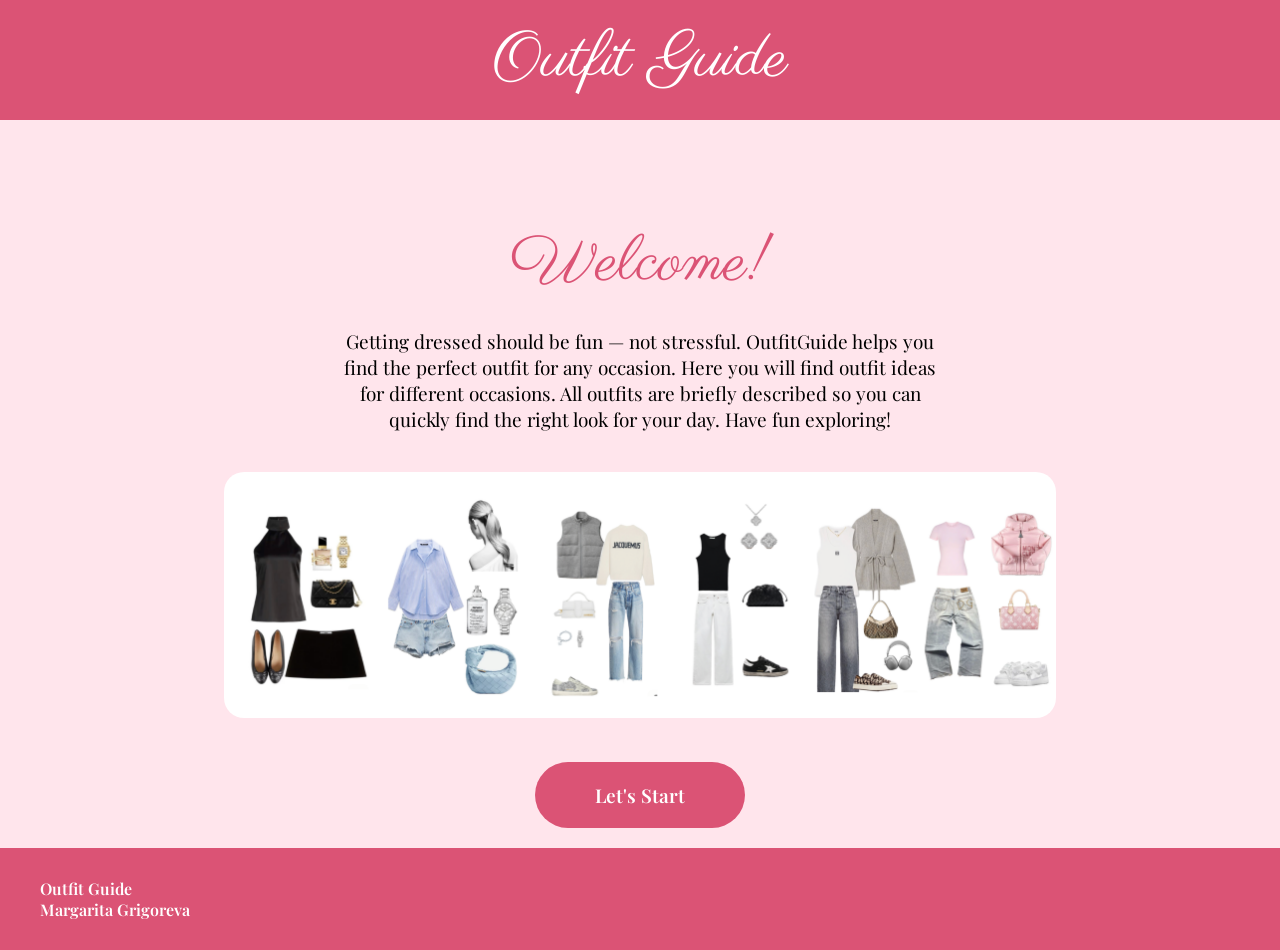
<file: index.html>
<!DOCTYPE html>
<html lang="en">
<head>
  <meta charset="utf-8">
  <meta name="viewport" content="width=device-width, initial-scale=1.0">
  <title>Outfit Guide</title>
  <link rel="stylesheet" href="css/style.css">
</head>
<body>

  <header>
    <div class="titel">
      <h1>Outfit Guide</h1>
    </div>
  </header>

<section class="welcome landing-welcome">
  <h2>Welcome!</h2>
  <p>
    Getting dressed should be fun — not stressful. 
    OutfitGuide helps you find the perfect outfit for any occasion. 
    Here you will find outfit ideas for different occasions.
    All outfits are briefly described so you can quickly find the right look for your day.
    Have fun exploring!
  </p>
  <img src="images/homepage.png" alt="Homepage Image" class="intro-img">
  <a href="explore.html" class="see-all">Let's Start</a>
</section>


  <footer>
    <strong>Outfit Guide</strong><br>
    <strong>Margarita Grigoreva</strong>
  </footer>
  <script src="js/main.js"></script>

</body>
</html>
</file>
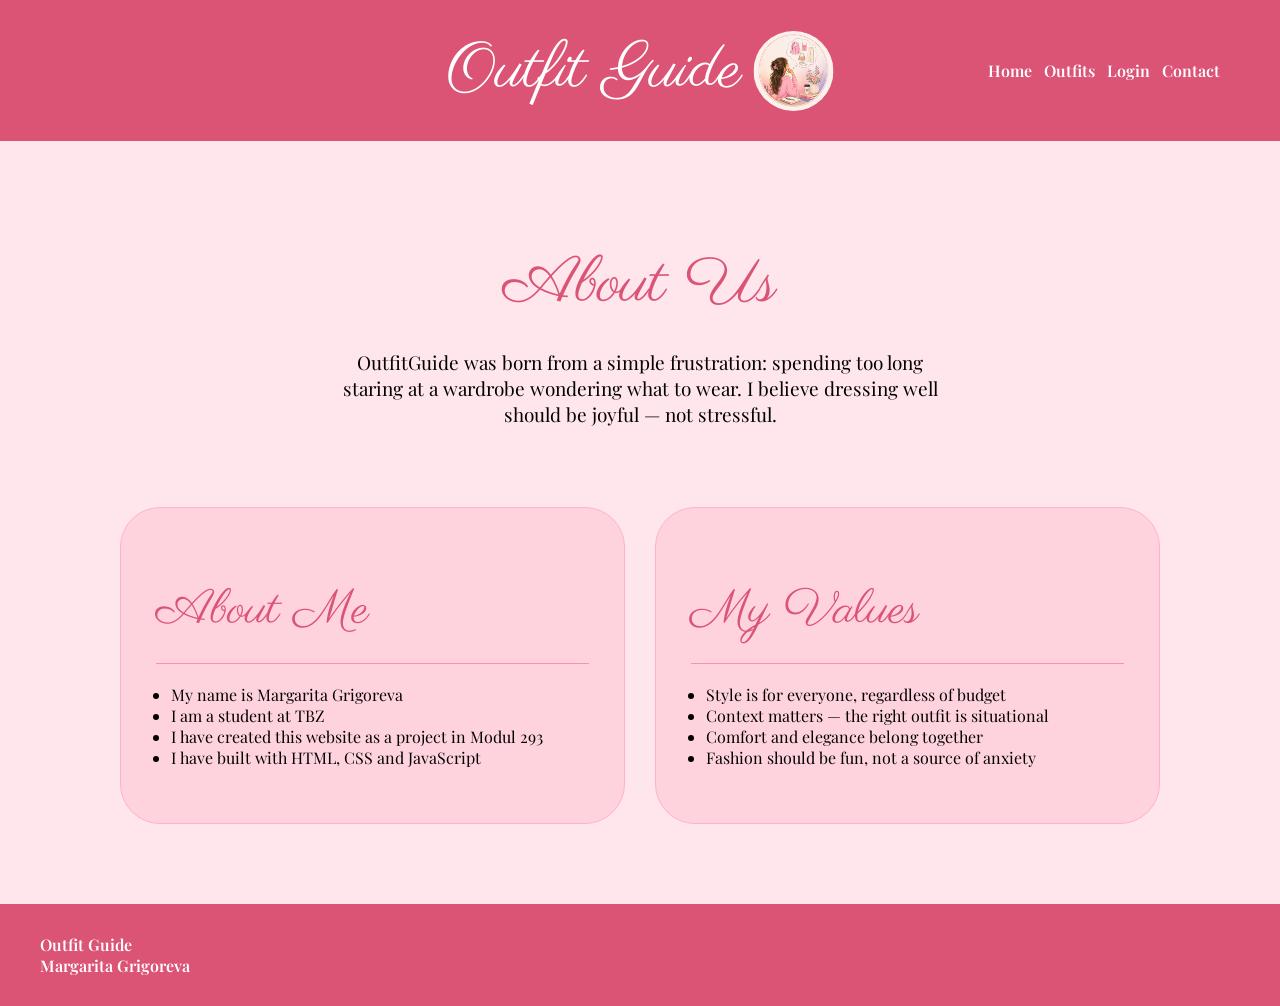
<file: about.html>
<!DOCTYPE html>
<html lang="en">
<head>
  <meta charset="utf-8">
  <meta name="viewport" content="width=device-width, initial-scale=1.0">
  <title>About — Outfit Guide</title>
  <link rel="stylesheet" href="css/style.css">
</head>
 
<body>

  <header>
    <div class="titel">
      <h1>Outfit Guide</h1>
      <img src="images/logo.png" alt="Outfit Guide Logo" class="logo-img"> 
    </div>
    <nav id="main-nav">
      <a href="index.html">Home</a>
      <a href="explore.html">Outfits</a>
      <a href="login.html">Login</a>
        <a href="contact.html">Contact</a>
    </nav>
    <button class="burger" onclick="toggleMenu()">
  <span></span>
  <span></span>
  <span></span>
</button>
  </header>


<section class="welcome landing-welcome">
    <h2>About Us</h2>
    <p>
      OutfitGuide was born from a simple frustration: spending too long staring at a wardrobe wondering what to wear. I believe dressing well should be joyful — not stressful.
    </p>
  </section>

  <main>

  <article>
  <div class="place-box">
    <div class="place-box-content">
      <h2>About Me</h2>
      <hr>
      <ul>
        <li>My name is Margarita Grigoreva</li>
        <li>I am a student at TBZ</li>
        <li>I have created this website as a project in Modul 293</li>
        <li>I have built with HTML, CSS and JavaScript</li>
      </ul>
    </div>
  </div>
</article>

    <article>
      <div class="place-box">
        <div class="place-box-content">
          <h2>My Values</h2>
          <hr>
          <ul>
            <li>Style is for everyone, regardless of budget</li>
            <li>Context matters — the right outfit is situational</li>
            <li>Comfort and elegance belong together</li>
            <li>Fashion should be fun, not a source of anxiety</li>
          </ul>
        </div>
      </div>
    </article>

  </main>

  <footer>
    <strong>Outfit Guide</strong><br>
    <strong>Margarita Grigoreva</strong>
  </footer>
<script src="js/main.js"></script>
</body>
</html>
</file>
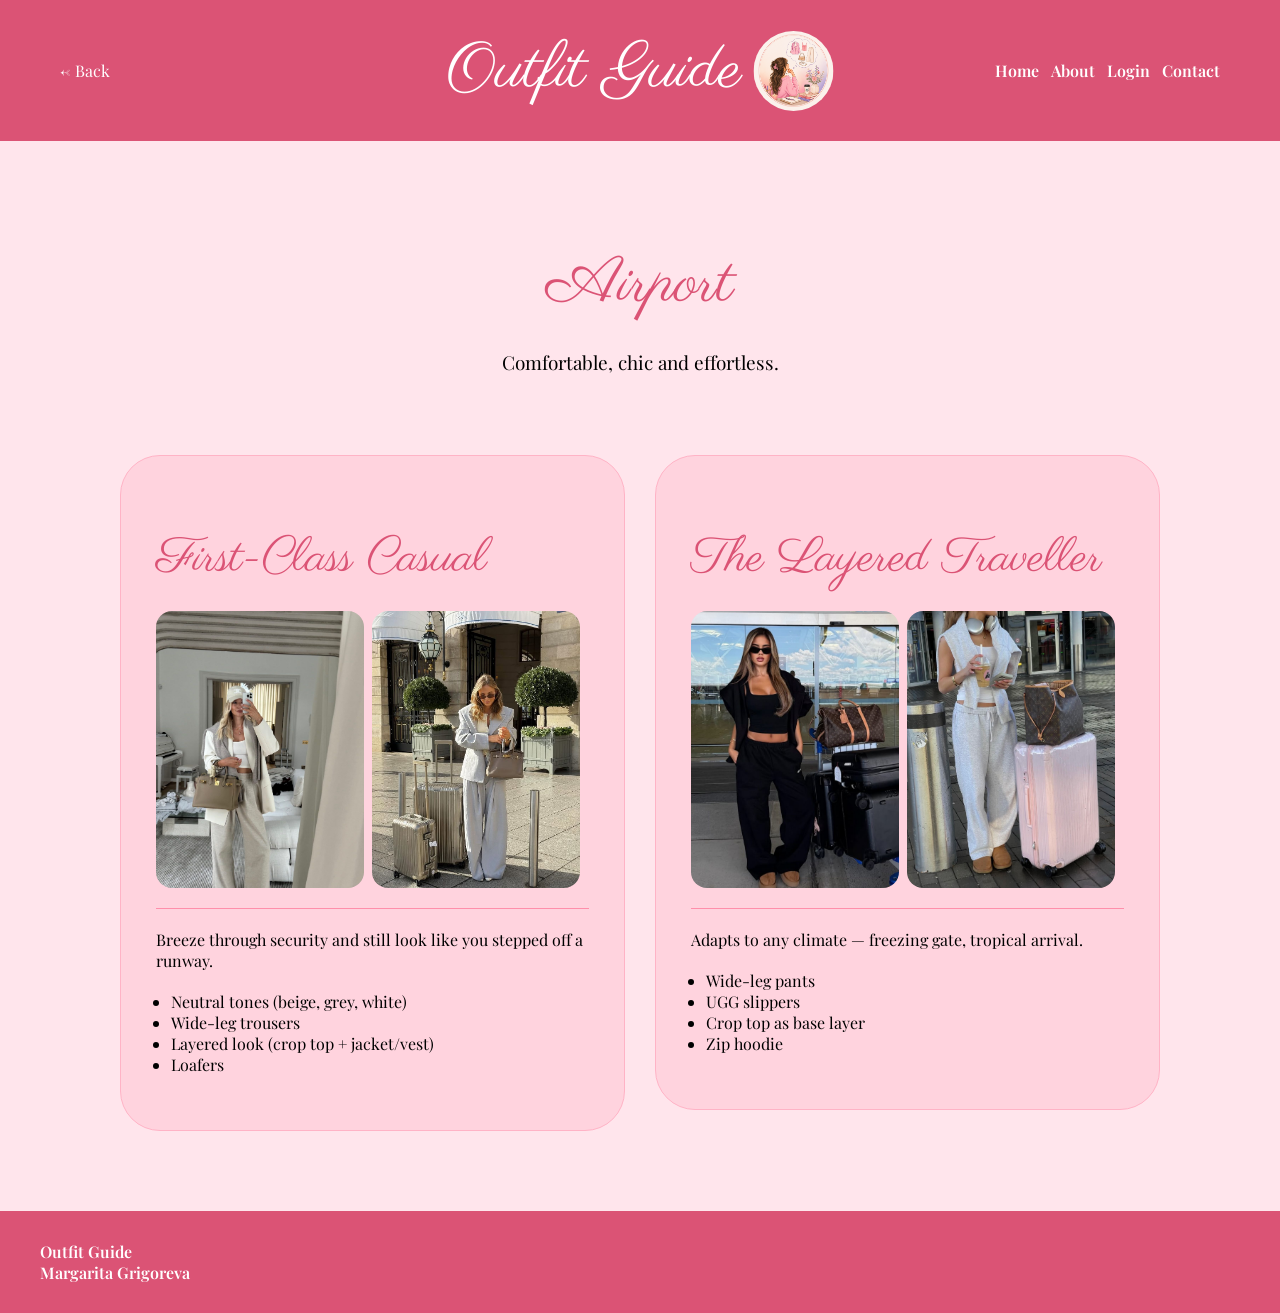
<file: airport.html>
<!DOCTYPE html>
<html lang="en">
<head>
  <meta charset="utf-8">
  <meta name="viewport" content="width=device-width, initial-scale=1.0">
  <title>Airport — Outfit Guide</title>
  <link rel="stylesheet" href="css/style.css">
</head>

<body>

  <header>
    <div class="arrow"><a href="explore.html">← Back</a></div>
    <div class="titel">
      <h1>Outfit Guide</h1>
      <img src="images/logo.png" alt="Outfit Guide Logo" class="logo-img"> 
    </div>
    <nav id="main-nav">
      <a href="index.html">Home</a>
      <a href="about.html">About</a>
      <a href="login.html">Login</a>
      <a href="contact.html">Contact</a>

    </nav>
    <button class="burger" onclick="toggleMenu()">
  <span></span>
  <span></span>
  <span></span>
</button>
  </header>

  <section class="welcome landing-welcome">
    <h2>Airport</h2>
    <p>Comfortable, chic and effortless.</p>
  </section>

  <main>

    <article>
      <div class="place-box">
        <div class="place-box-content">
          <h2>First-Class Casual</h2>
          <div class="image-row">
              <img src="images/airport_02.jpg" alt="Work Outfit 02">
              <img src="images/airport_2.2.jpg" alt="Work Outfit 2.2">
          </div>
          <hr>
          <p>Breeze through security and still look like you stepped off a runway.</p>
          <ul>
            <li>Neutral tones (beige, grey, white)</li>
            <li>Wide-leg trousers</li>
            <li>Layered look (crop top + jacket/vest)</li>
            <li>Loafers</li>
          </ul>
        </div>
      </div>
    </article>

    <article>
      <div class="place-box">
        <div class="place-box-content">
          <h2>The Layered Traveller</h2>
          <div class="image-row">
              <img src="images/airport_01.jpg" alt="Work Outfit 01">
              <img src="images/airport_1.2.jpg" alt="Work Outfit 1.2">
            </div>
          
          <hr>
          <p>Adapts to any climate — freezing gate, tropical arrival.</p>
          <ul>
            <li>Wide-leg pants</li>
            <li>UGG slippers</li>
            <li>Crop top as base layer</li>
            <li>Zip hoodie</li>
          </ul>
        </div>
      </div>
    </article>

  </main>

  <footer>
    <strong>Outfit Guide</strong><br>
    <strong>Margarita Grigoreva</strong>
  </footer>
<script src="js/main.js"></script>
</body>
</html>
</file>
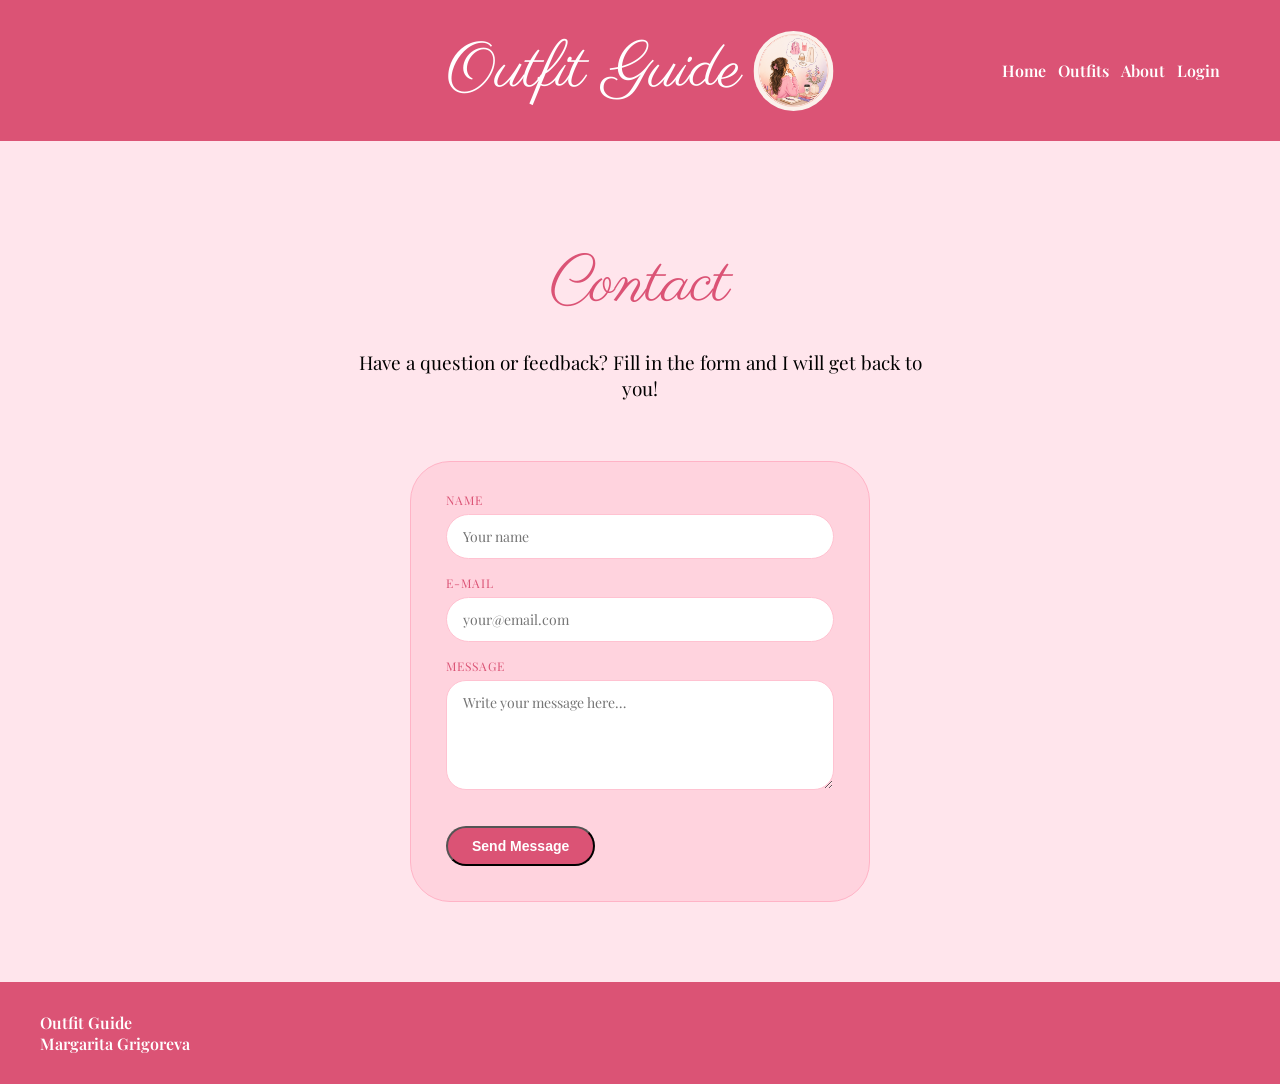
<file: contact.html>
<!DOCTYPE html>
<html lang="en">
<head>
  <meta charset="utf-8">
  <meta name="viewport" content="width=device-width, initial-scale=1.0">
  <title>Contact — Outfit Guide</title>
  <link rel="stylesheet" href="css/style.css">
</head>

<body>

  <header>
    <div class="titel">
      <h1>Outfit Guide</h1>
      <img src="images/logo.png" alt="Outfit Guide Logo" class="logo-img"> 
    </div>
    <nav id="main-nav">
      <a href="index.html">Home</a>
      <a href="explore.html">Outfits</a>
      <a href="about.html">About</a>
        <a href="login.html">Login</a>
    </nav>
    <button class="burger" onclick="toggleMenu()">
  <span></span>
  <span></span>
  <span></span>
</button>
  </header>

  <section class="welcome landing-welcome">
    <h2>Contact</h2>
    <p>Have a question or feedback? Fill in the form and I will get back to you!</p>
  </section>

  <main class="login-main">
    <div class="place-box login-box">

      <div class="form-group">
        <label>Name</label>
        <input type="text" placeholder="Your name" required />
      </div>

      <div class="form-group">
        <label>E-Mail</label>
        <input type="email" placeholder="your@email.com" required />
      </div>

      <div class="form-group">
        <label>Message</label>
        <textarea placeholder="Write your message here…" required></textarea>
      </div>

      <button class="see-all">Send Message</button>

    </div>
  </main>

  <footer>
    <strong>Outfit Guide</strong><br>
    <strong>Margarita Grigoreva</strong>
  </footer>
  <script src="js/main.js"></script>

</body>
</html>
</file>
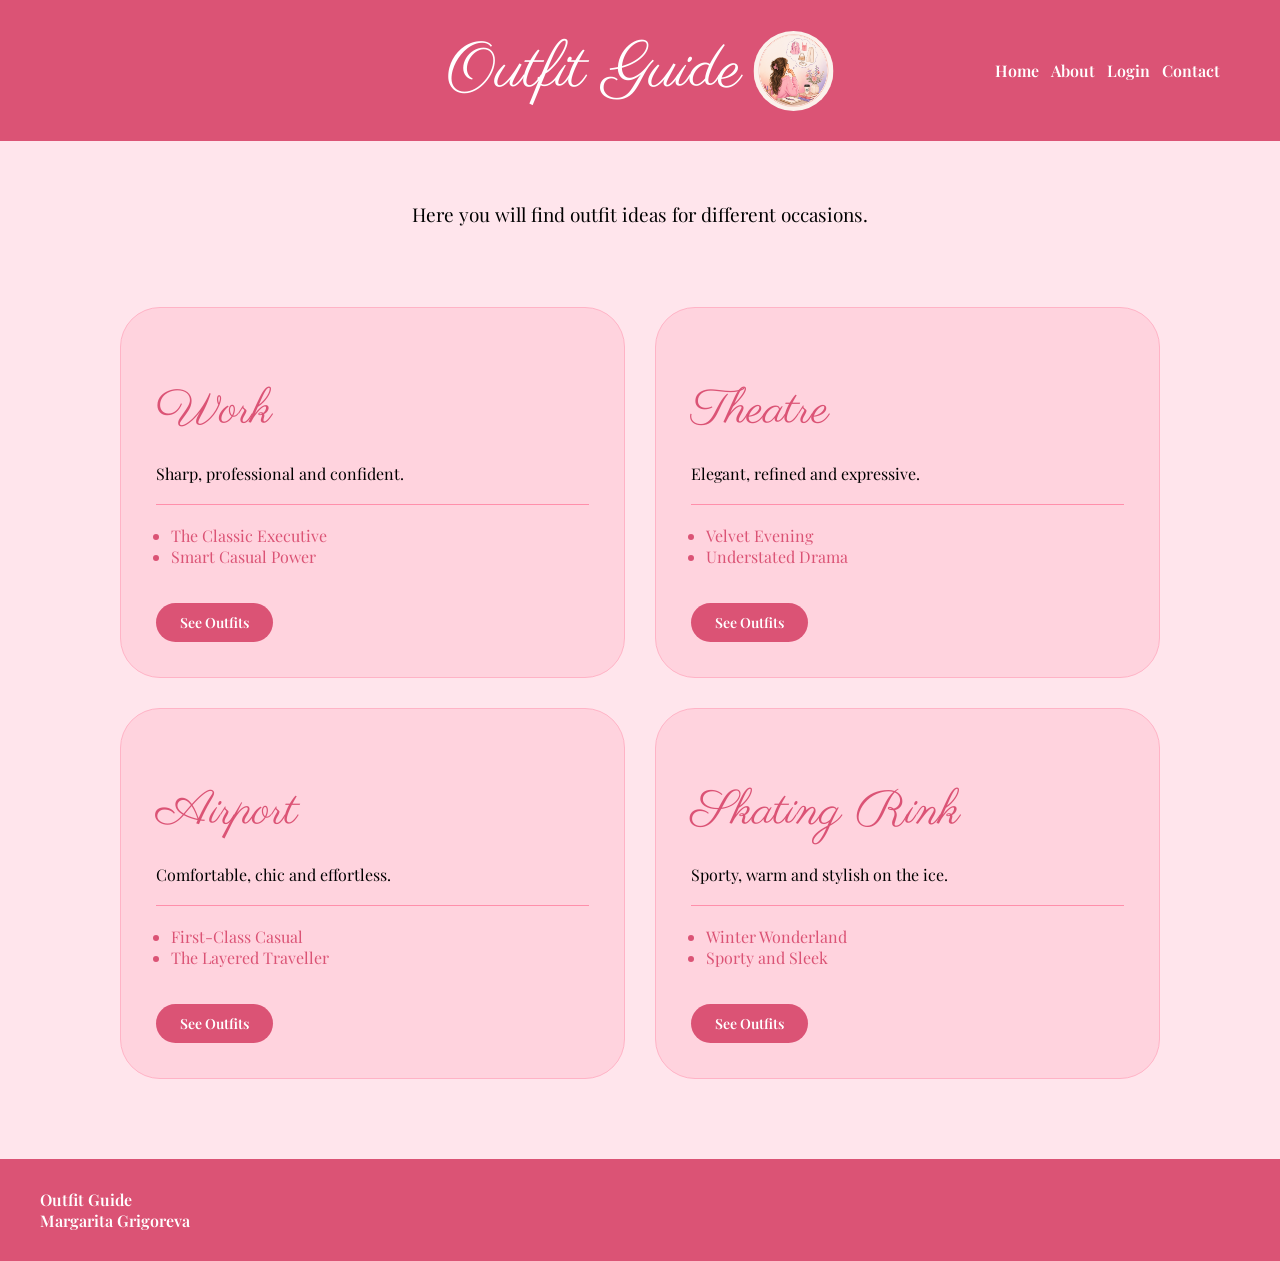
<file: explore.html>
<!DOCTYPE html>
<html lang="de">
<head>
  <meta charset="utf-8">
  <meta name="viewport" content="width=device-width, initial-scale=1.0">
  <title>Outfit Guide</title>
  <link rel="stylesheet" href="css/style.css">
  
</head>

<body>

  <header>
    <div class="titel">
      <h1>Outfit Guide</h1>
      <img src="images/logo.png" alt="Outfit Guide Logo" class="logo-img">    
    </div>
    <nav id="main-nav">
      <a href="index.html">Home</a>
      <a href="about.html">About</a>
      <a href="login.html">Login</a>
      <a href="contact.html">Contact</a>
    </nav>
    <button class="burger" id="burger" onclick="toggleMenu()">
      <span></span>
      <span></span>
      <span></span>
    </button>
  </header>

  <section class="welcome landing-welcome">
    <p>Here you will find outfit ideas for different occasions.</p>
  </section>

  <main>
    <article>
      <a class="place-box" href="work.html">
        <div class="place-box-content">
          <h2>Work</h2>
          <p class="outfit-desc">Sharp, professional  and confident.</p>
          <hr>
          <ul>
            <li>The Classic Executive</li>
            <li>Smart Casual Power</li>
          </ul>
        </div>
        <span class="see-all">See Outfits</span>
      </a>
    </article>
    <article>
      <a class="place-box" href="theatre.html">
        <div class="place-box-content">
          <h2>Theatre</h2>
          <p class="outfit-desc">Elegant, refined and expressive.</p>
          <hr>
          <ul>
            <li>Velvet Evening</li>
            <li>Understated Drama</li>
          </ul>
        </div>
        <span class="see-all">See Outfits</span>
      </a>
    </article>
    <article>
      <a class="place-box" href="airport.html">
        <div class="place-box-content">
          <h2>Airport</h2>
          <p class="outfit-desc">Comfortable, chic and effortless.</p>
          <hr>
          <ul>
            <li>First-Class Casual</li>
            <li>The Layered Traveller</li>
          </ul>
        </div>
        <span class="see-all">See Outfits</span>
      </a>
    </article>
    <article>
      <a class="place-box" href="skating.html">
        <div class="place-box-content">
          <h2>Skating Rink</h2>
          <p class="outfit-desc">Sporty, warm and stylish on the ice.</p>
          <hr>
          <ul>
            <li>Winter Wonderland</li>
            <li>Sporty and Sleek</li>
          </ul>
        </div>
        <span class="see-all">See Outfits</span>
      </a>
    </article>
  </main>

  <footer>
    <strong>Outfit Guide</strong><br>
    <strong>Margarita Grigoreva</strong>
  </footer>

<script src="js/main.js"></script>
</body>
</html>
</file>
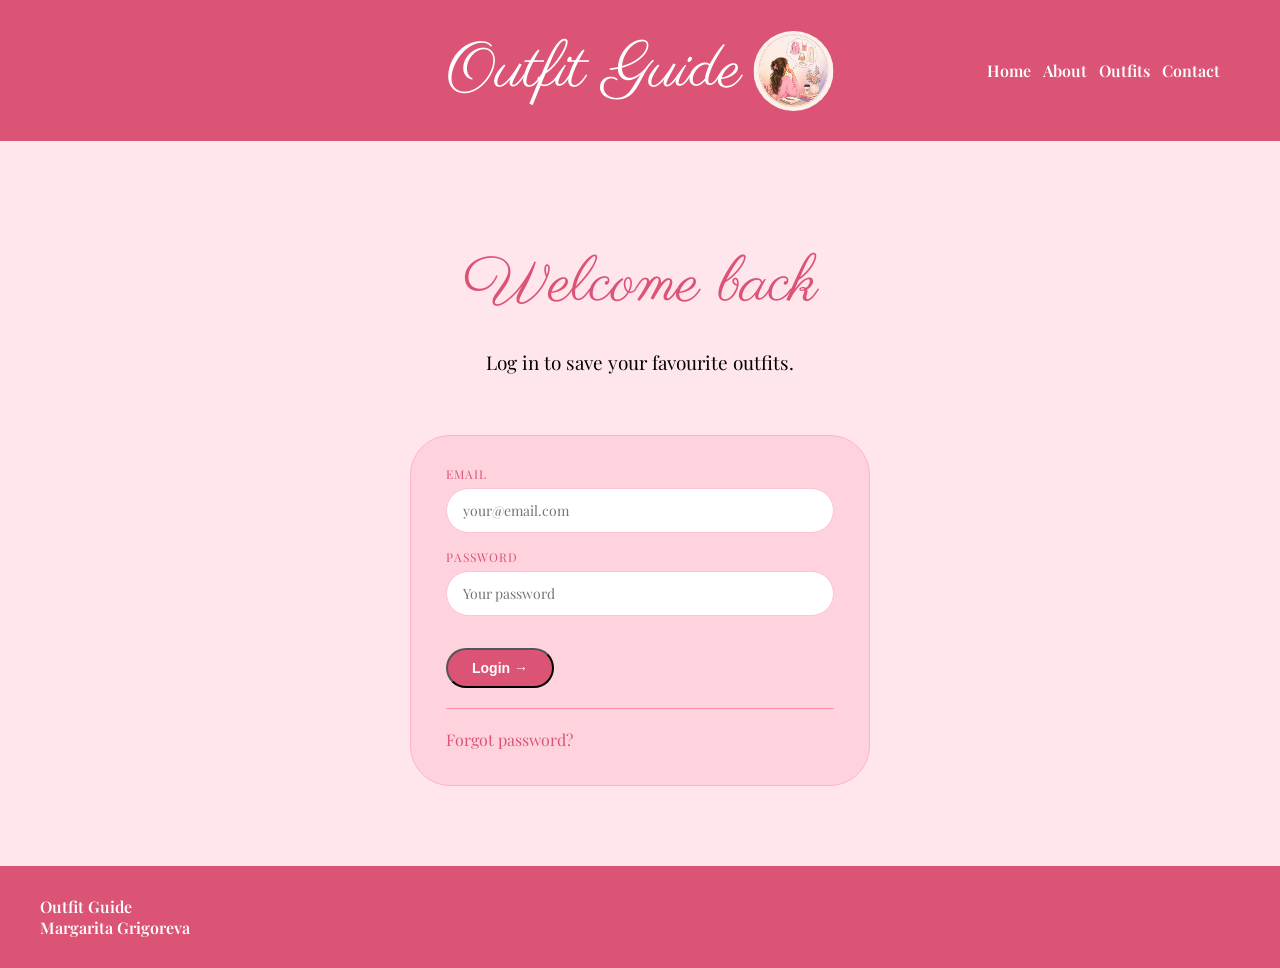
<file: login.html>
<!DOCTYPE html>
<html lang="en">
<head>
  <meta charset="utf-8">
  <meta name="viewport" content="width=device-width, initial-scale=1.0">
  <title>Login – Outfit Guide</title>
  <link rel="stylesheet" href="css/style.css">
</head>

<body>

  <header>
    <div class="titel">
      <h1>Outfit Guide</h1>
      <img src="images/logo.png" alt="Outfit Guide Logo" class="logo-img"> 
    </div>
    <nav id="main-nav">
      <a href="index.html">Home</a>
      <a href="about.html">About</a>
      <a href="explore.html">Outfits</a>
      <a href="contact.html">Contact</a>
    </nav>
    <button class="burger" onclick="toggleMenu()">
  <span></span>
  <span></span>
  <span></span>
</button>
  </header>

 <section class="welcome landing-welcome">
    <h2>Welcome back</h2>
    <p>Log in to save your favourite outfits.</p>
  </section>

  <main class="login-main">
    <div class="place-box login-box">
      <div class="form-group">
        <label>Email</label>
        <input type="email" placeholder="your@email.com">
      </div>
      <div class="form-group">
        <label>Password</label>
        <input type="password" placeholder="Your password">
      </div>
      <button class="see-all" onclick="window.location.href='explore.html'">Login →</button>
      <hr>
      <a href="password-forgot.html">Forgot password?</a>
    </div>
  </main>

  <footer>
    <strong>Outfit Guide</strong><br>
    <strong>Margarita Grigoreva</strong>
  </footer>
<script src="js/main.js"></script>
</body>

</html>
</file>
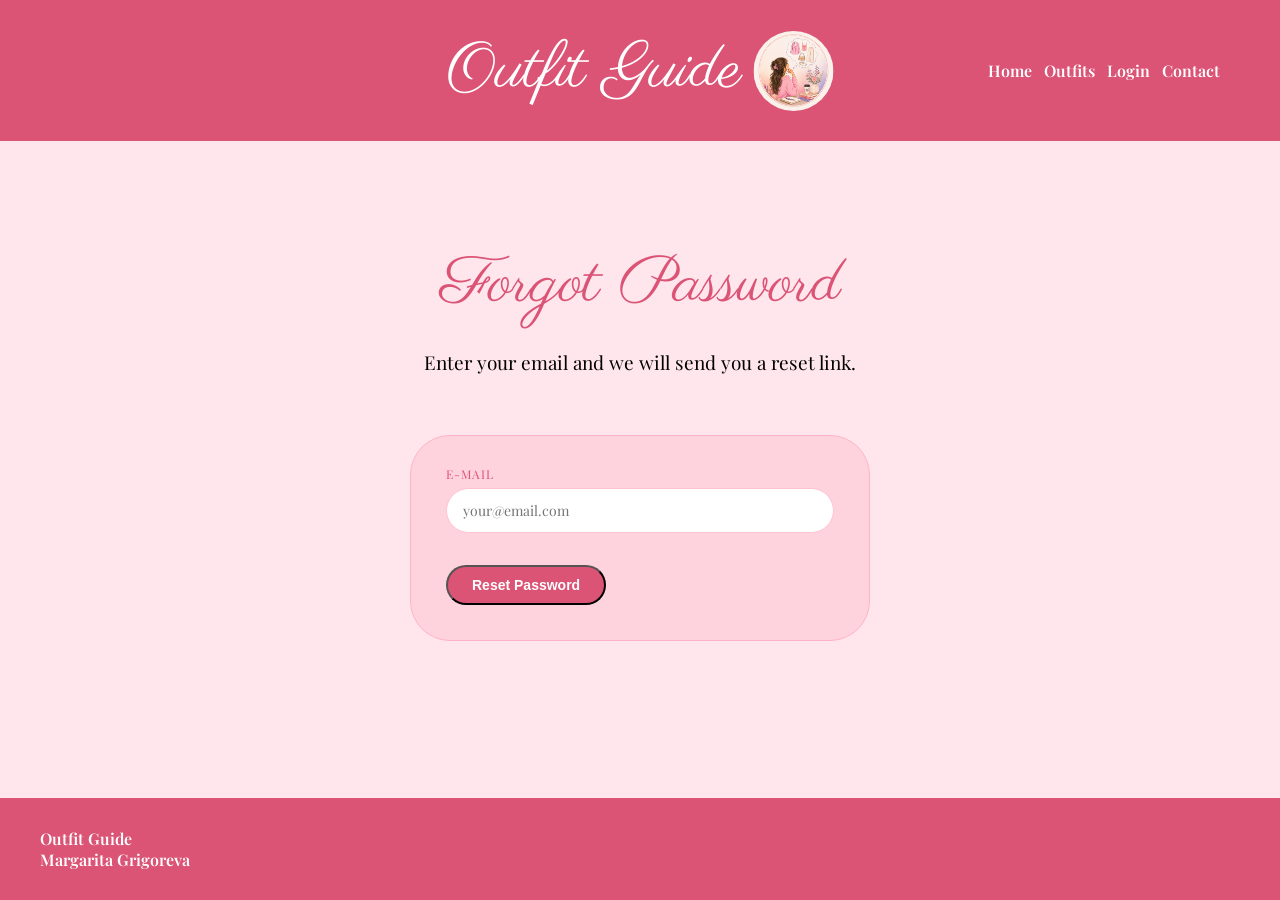
<file: password-forgot.html>
<!DOCTYPE html>
<html lang="en">
<head>
  <meta charset="utf-8">
  <meta name="viewport" content="width=device-width, initial-scale=1.0">
  <title>Forgot Password — Outfit Guide</title>
  <link rel="stylesheet" href="css/style.css">
</head>

<body>

  <header>
    <div class="titel">
      <h1>Outfit Guide</h1>
      <img src="images/logo.png" alt="Outfit Guide Logo" class="logo-img"> 
    </div>
    <nav id="main-nav">
      <a href="index.html">Home</a>
      <a href="explore.html">Outfits</a>
      <a href="login.html">Login</a>
      <a href="contact.html">Contact</a>
      
    </nav>
    <button class="burger" onclick="toggleMenu()">
      <span></span>
      <span></span>
      <span></span>
    </button>
  </header>

  <section class="welcome landing-welcome">
    <h2>Forgot Password</h2>
    <p>Enter your email and we will send you a reset link.</p>
  </section>

  <main class="login-main">
    <div class="place-box login-box">

      <div class="form-group">
        <label>E-Mail</label>
        <input type="email" placeholder="your@email.com" required />
      </div>

      <button class="see-all" onclick="window.location.href='login.html'">Reset Password</button>


    </div>
  </main>

  <footer>
    <strong>Outfit Guide</strong><br>
    <strong>Margarita Grigoreva</strong>
  </footer>
<script src="js/main.js"></script>
  

</body>
</html>
</file>
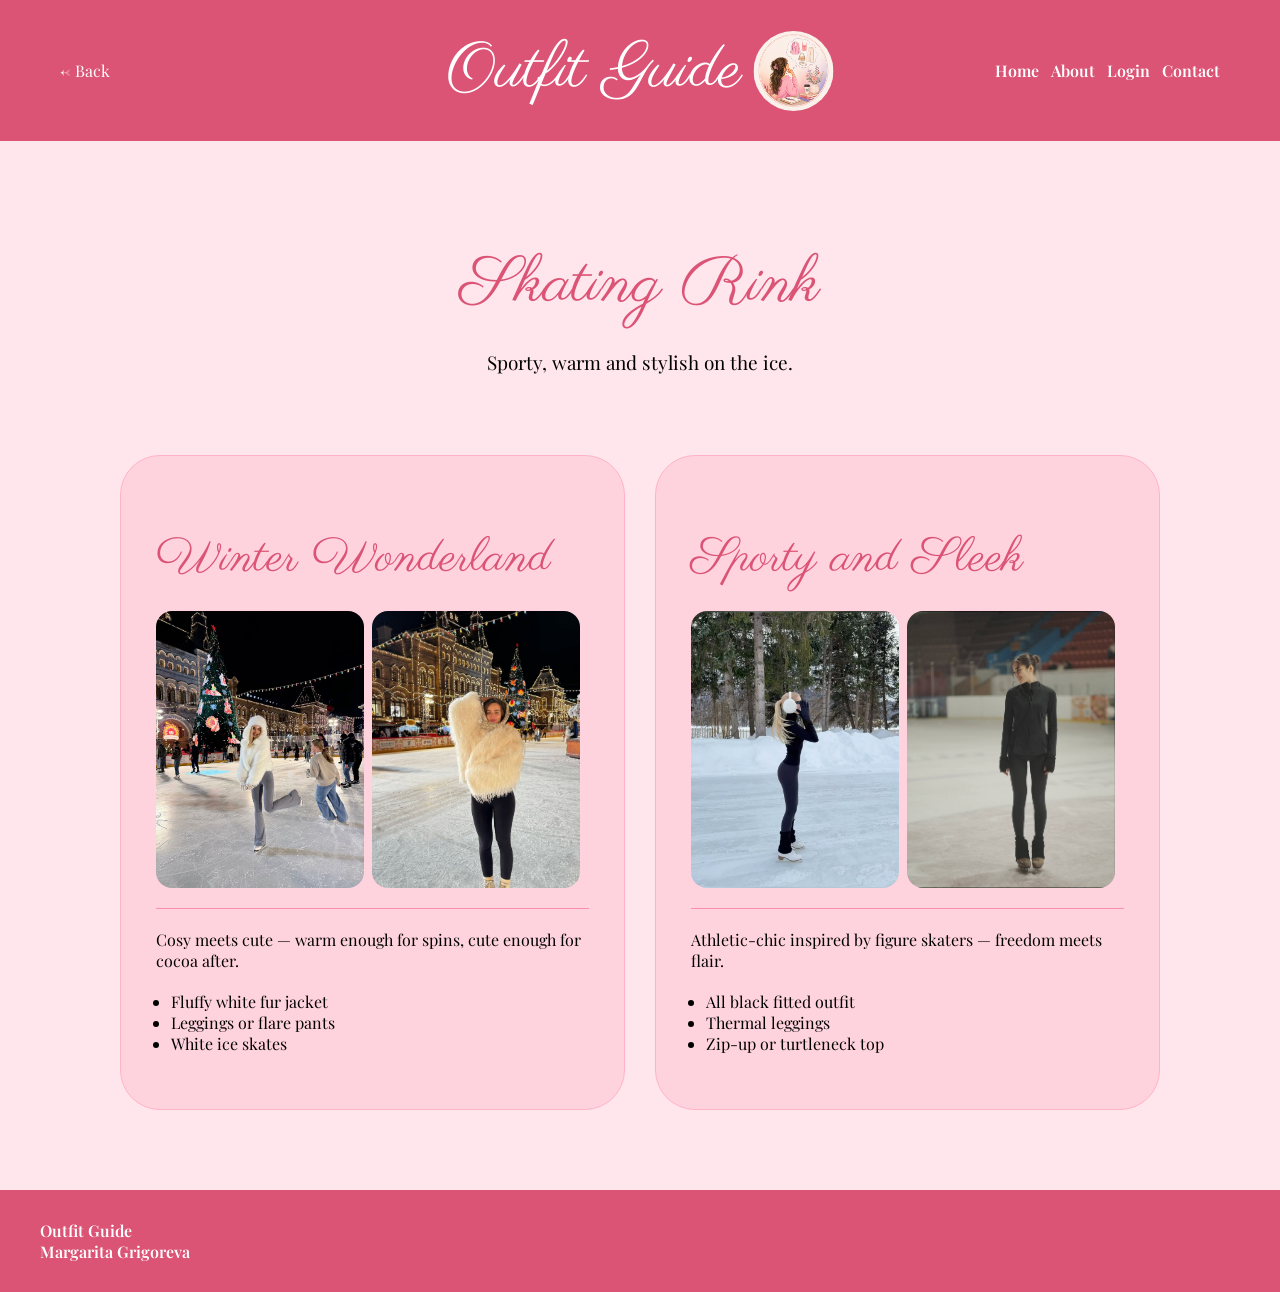
<file: skating.html>
<!DOCTYPE html>
<html lang="en">
<head>
  <meta charset="utf-8">
  <meta name="viewport" content="width=device-width, initial-scale=1.0">
  <title>Skating Rink — Outfit Guide</title>
  <link rel="stylesheet" href="css/style.css">
</head>

<body>

  <header>
    <div class="arrow"><a href="explore.html">← Back</a></div>
    <div class="titel">
      <h1>Outfit Guide</h1>
      <img src="images/logo.png" alt="Outfit Guide Logo" class="logo-img">
    </div>
    <nav id="main-nav">
      <a href="index.html">Home</a>
      <a href="about.html">About</a>
      <a href="login.html">Login</a>
      <a href="contact.html">Contact</a>
    </nav>
    <button class="burger" onclick="toggleMenu()">
  <span></span>
  <span></span>
  <span></span>
</button>
  </header>

<section class="welcome landing-welcome">
    <h2>Skating Rink</h2>
    <p>Sporty, warm and stylish on the ice.</p>
  </section>

  <main>

    <article>
      <div class="place-box">
        <div class="place-box-content">
          <h2>Winter Wonderland</h2>
          <div class="image-row">
              <img src="images/skating_01.jpg" alt="Skating Outfit 01">
              <img src="images/skating_1.2.jpg" alt="Skating Outfit 1.2">
            </div>
          <hr>
          <p>Cosy meets cute — warm enough for spins, cute enough for cocoa after.</p>
          <ul>
            <li>Fluffy white fur jacket</li>
            <li>Leggings or flare pants</li>
            <li>White ice skates</li>
          </ul>
        </div>
      </div>
    </article>

    <article>
      <div class="place-box">
        <div class="place-box-content">
          <h2>Sporty and Sleek</h2>
          <div class="image-row">
              <img src="images/skating_02.jpg" alt="Skating Outfit 02">
              <img src="images/skating_2.2.jpg" alt="Skating Outfit 2.2">
            </div>
          <hr>
          <p>Athletic-chic inspired by figure skaters — freedom meets flair.</p>
          <ul>
            <li>All black fitted outfit</li>
            <li>Thermal leggings</li>
            <li>Zip-up or turtleneck top</li>
          </ul>
        </div>
      </div>
    </article>

  </main>

  <footer>
    <strong>Outfit Guide</strong><br>
    <strong>Margarita Grigoreva</strong>
  </footer>
<script src="js/main.js"></script>
</body>
</html>
</file>
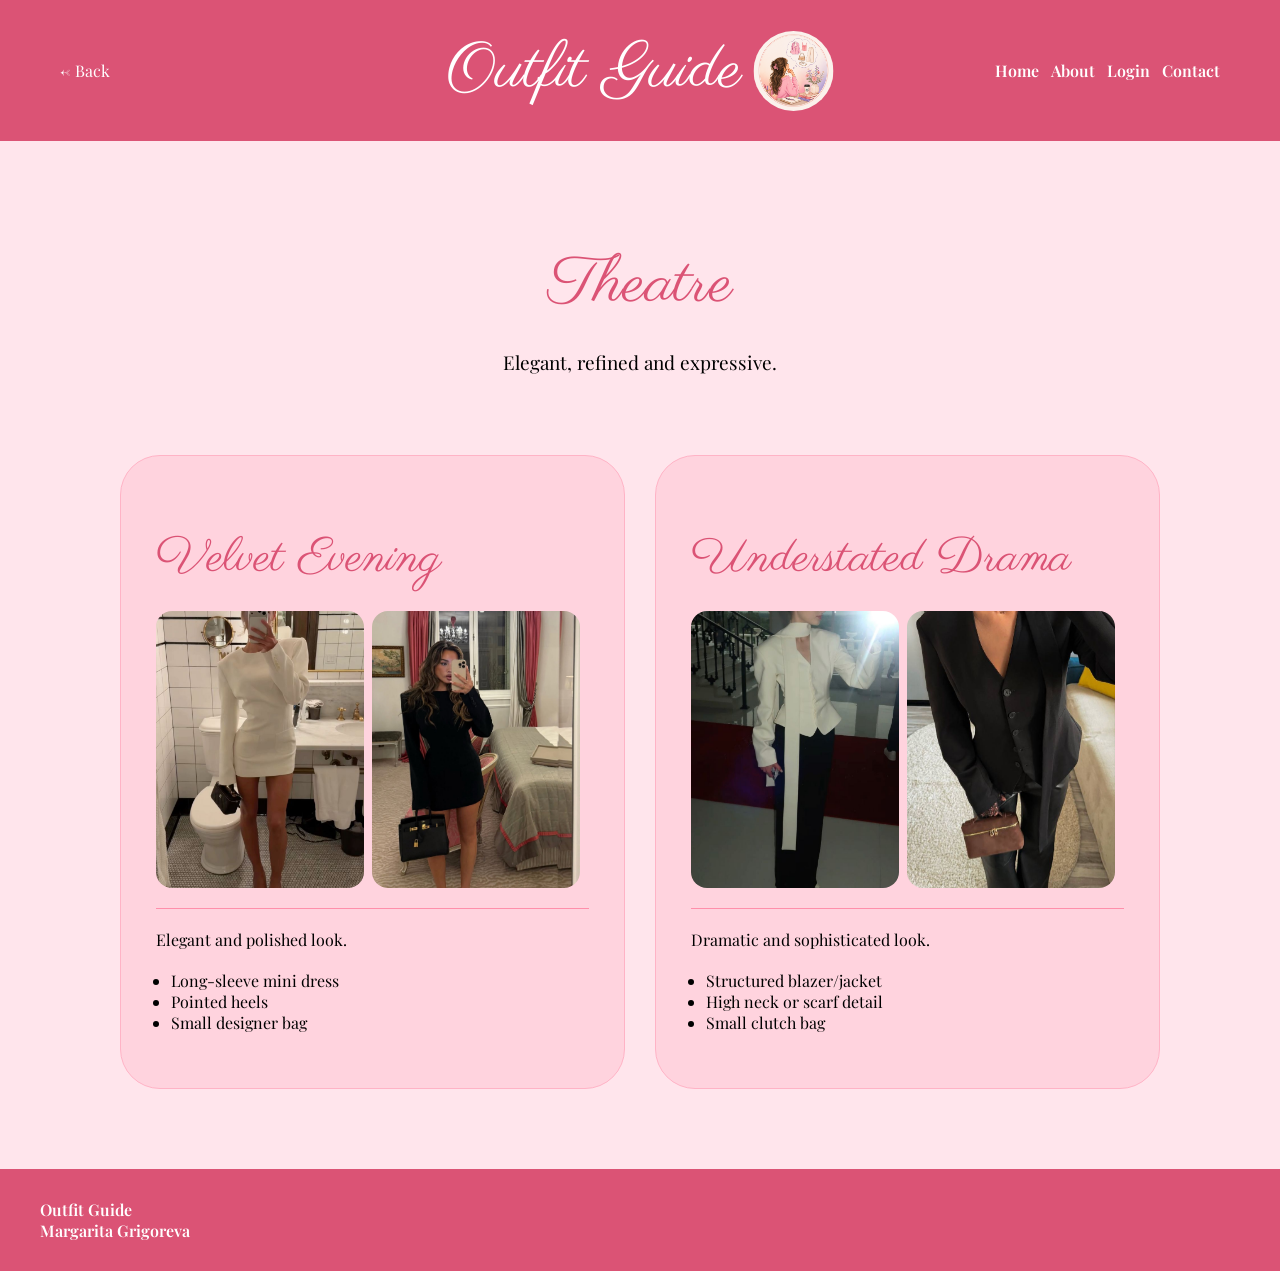
<file: theatre.html>
<!DOCTYPE html>
<html lang="en">
<head>
  <meta charset="utf-8">
  <meta name="viewport" content="width=device-width, initial-scale=1.0">
  <title>Theatre — Outfit Guide</title>
  <link rel="stylesheet" href="css/style.css">
</head>

<body>

  <header>
    <div class="arrow"><a href="explore.html">← Back</a></div>
    <div class="titel">
      <h1>Outfit Guide</h1>
            <img src="images/logo.png" alt="Outfit Guide Logo" class="logo-img">
    </div>
    <nav id="main-nav">
      <a href="index.html">Home</a>
      <a href="about.html">About</a>
      <a href="login.html">Login</a>
      <a href="contact.html">Contact</a>
    </nav>
    <button class="burger" onclick="toggleMenu()">
  <span></span>
  <span></span>
  <span></span>
</button>
  </header>

<section class="welcome landing-welcome">
    <h2>Theatre</h2>
    <p>Elegant, refined and expressive.</p>
  </section>

  <main>

    <article>
      <div class="place-box">
        <div class="place-box-content">
          <h2>Velvet Evening</h2>
          <div class="image-row">
              <img src="images/theatre_01.jpg" alt="Theatre Outfit 01">
              <img src="images/theatre_1.2.jpg" alt="Theatre Outfit 1.2">
            </div>
          <hr>
          <p>Elegant and polished look.</p>
          <ul>
            <li>Long-sleeve mini dress</li>
            <li>Pointed heels</li>
            <li>Small designer bag</li>
          </ul>
        </div>
      </div>
    </article>

    <article>
      <div class="place-box">
        <div class="place-box-content">
          <h2>Understated Drama</h2>
           <div class="image-row">
              <img src="images/theatre_02.jpg" alt="Theatre Outfit 02">
              <img src="images/theatre_2.2.jpg" alt="Theatre Outfit 2.2">
            </div>
          <hr>
          <p>Dramatic and sophisticated look.</p>
          <ul>
            <li>Structured blazer/jacket</li>
            <li>High neck or scarf detail</li>
            <li>Small clutch bag</li>
          </ul>
        </div>
      </div>
    </article>

  </main>

  <footer>
    <strong>Outfit Guide</strong><br>
    <strong>Margarita Grigoreva</strong>
  </footer>
<script src="js/main.js"></script>
</body>
</html>
</file>
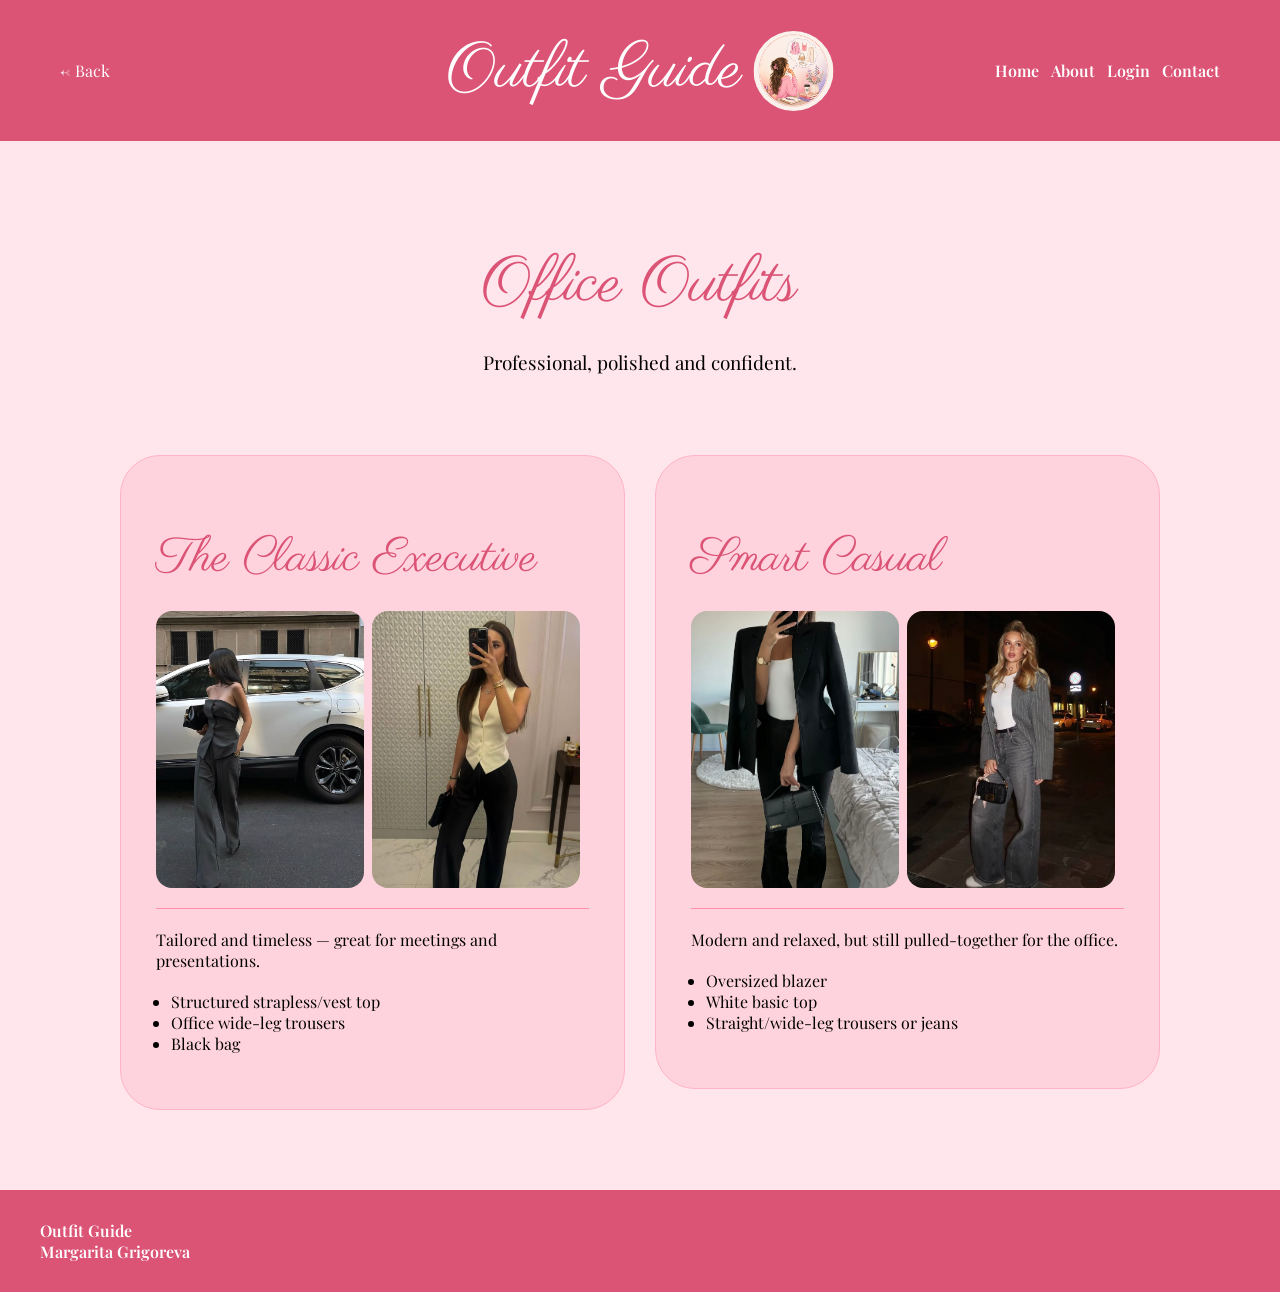
<file: work.html>
<!DOCTYPE html>
<html lang="en">
<head>
  <meta charset="utf-8">
  <meta name="viewport" content="width=device-width, initial-scale=1.0">
  <title>Work — Outfit Guide</title>
  <link rel="stylesheet" href="css/style.css">
</head>

<body>

  <header>
    <div class="arrow"><a href="explore.html">← Back</a></div>
    <div class="titel"> 
      <h1>Outfit Guide</h1>
      <img src="images/logo.png" alt="Outfit Guide Logo" class="logo-img">
      </div>

    <nav id="main-nav">
      <a href="index.html">Home</a>
      <a href="about.html">About</a>
      <a href="login.html">Login</a>
      <a href="contact.html">Contact</a>
    </nav>
    <button class="burger" onclick="toggleMenu()">
  <span></span>
  <span></span>
  <span></span>
</button>
  </header>

<section class="welcome landing-welcome">
    <h2>Office Outfits</h2>
    <p>Professional, polished and confident.</p>
  </section>

  <main>

    <article>
      <div class="place-box">
        <div class="place-box-content">
          <h2> The Classic Executive</h2>
            <div class="image-row">
              <img src="images/work_01.jpg" alt="Work Outfit 01">
              <img src="images/work_1.2.jpg" alt="Work Outfit 1.2">
            </div>

          <hr>
          <p>Tailored and timeless — great for meetings and presentations.</p>
          <ul>
            <li>Structured strapless/vest top</li>
            <li>Office wide-leg trousers</li>
            <li>Black bag</li>
          </ul>
        </div>
      </div>
    </article>
    <article>
      <div class="place-box">
        <div class="place-box-content">
          <h2> Smart Casual</h2>
           <div class="image-row">
              <img src="images/work_02.jpg" alt="Work Outfit 02">
              <img src="images/work_2.2.jpg" alt="Work Outfit 2.2">
            </div>

          <hr>
          <p>Modern and relaxed, but still pulled-together for the office.</p>
          <ul>
            <li>Oversized blazer</li>
            <li>White basic top</li>
            <li>Straight/wide-leg trousers or jeans</li>
          </ul>
        </div>
      </div>
    </article>

  </main>

  <footer>
    <strong>Outfit Guide</strong><br>
    <strong>Margarita Grigoreva</strong>
  </footer>
<script src="js/main.js"></script>
</body>
</html>
</file>
<file: css/style.css>
@import url('https://fonts.googleapis.com/css2?family=Parisienne&family=Playfair+Display:wght@300;400;600&display=swap');

/* Colours*/
:root {
  --soft-blush: #ffe5ec;
  --pastel-pink: #ffc2d1;
  --cherry-blossom: #ffb3c6;
  --cotton-candy: #ff8fab;
  --petal-rouge: #db5375;
}

* {
  padding: 0;
  margin: 0;
  box-sizing: border-box;
}

body {
  background-color: var(--soft-blush);
  font-family: 'Playfair Display', serif;
  font-size: 16px;
  font-weight: 300;
  display: flex;
  flex-direction: column;
  min-height: 100vh;
}

/*  
   Headings and Text*/
h1 {
  font-family: "Parisienne", cursive;
  font-size: 64px;
  font-weight: 400;
  color: rgb(255, 255, 255);
  white-space: nowrap;
}

h2 {
  font-family: "Parisienne", cursive;
  font-size: 48px;
  font-weight: 400;
  color: var(--petal-rouge);
  margin: 40px 0 20px 0;
}

p {
  font-size: 16px;
  margin: 10px 0 20px 0;
  color: rgb(0, 0, 0);
  font-family: "Playfair Display", serif;
}

strong {
  font-family: "Playfair Display", serif;
  font-weight: 600;
}

a {
  text-decoration: none;
}

hr {
  border: none;
  border-top: 1px solid var(--cotton-candy);
  margin: 20px 0;
}

ul {
  margin: 0 0 20px 15px;
}

::selection {
  background: var(--petal-rouge);
  color: rgb(255, 255, 255);
}

/*  
   Header
     */
header {
  background-color: var(--petal-rouge);
  color: rgb(255, 255, 255);
  padding: 60px;
  display: flex;
  justify-content: space-between;
  align-items: center;
  position: relative;
  overflow: visible;
  min-height: 100px;
}

.titel {
  display: flex;
  align-items: center;
  gap: 12px;
  position: absolute;
  left: 50%;
  transform: translateX(-50%);
}
.logo-img {
  width: 80px;
  height: 80px;
  border-radius: 50%;
  object-fit: cover;
}

/*  
   Navigation
     */
nav {
  display: flex;
  gap: 12px;
  font-family: "Playfair Display", serif;
  margin-left: auto; 
}

nav a {
  color: rgb(255, 255, 255);
  font-size: 16px;
  font-weight: 600;
  font-family: "Playfair Display", serif;
}

nav a:hover {
  text-decoration: underline;
}

.arrow a {
  color: rgb(255, 255, 255);
  font-size: 16px;
  font-weight: 300;
  font-family: "Playfair Display", serif;
}

.arrow a:hover {
  text-decoration: underline;
}

/*  
   Burger Menu
     */
.burger {
  display: none;
  flex-direction: column;
  gap: 5px;
  background: none;
  border: none;
  cursor: pointer;
  padding: 4px;
}

.burger span {
  display: block;
  width: 24px;
  height: 3px;
  background: rgb(255, 255, 255);
  border-radius: 3px;
}

/*  
   Footer
     */
footer {
  background-color: var(--petal-rouge);
  padding: 30px 40px;
  color: rgb(255, 255, 255);
  margin-top: auto;
}

footer strong {
  color: rgb(255, 255, 255);
}

/*  
   Welcome Section
     */
.welcome {
  margin: 60px 120px 0 120px;
}

/*  
   Landing Page (index.html)
     */
.landing-welcome {
  text-align: center;
}

.landing-welcome h2 {
  font-size: 64px;
}

.landing-welcome p {
  font-size: 19px;
  max-width: 600px;
  margin: 0 auto 20px auto;
}

.landing-welcome .see-all {
  font-size: 19px;
  padding: 20px 60px;
  display: block;
  width: fit-content;
  margin: 20px auto;
}

.intro-img {
  width: 80%;
  border-radius: 20px;
  margin: 20px 0;
}

/*  
   Main Grid
     */
main {
  margin: 60px 120px 80px 120px;
  display: grid;
  grid-template-columns: 1fr 1fr;
  gap: 30px;
}

/*  
   Place cards
     */
.place-box{
  background-color: rgba(255, 194, 209, 0.5);
  border: 1px solid var(--cherry-blossom);
  border-radius: 40px;
  padding: 30px 35px 35px 35px;
  display: flex;
  flex-direction: column;
  justify-content: space-between;
  transition: background-color 0.4s, border-color 0.4s;
}

.place-box:hover {
  background-color: rgba(255, 143, 171, 0.4);
  border-color: var(--cotton-candy);
}

.place-boxh2 {
  margin: 0;
}

.place-boxp {
  color: var(--petal-rouge);
  font-size: 15px;
  margin: 8px 0 12px 0;
}

main a {
  color: var(--petal-rouge);
}

main a:hover {
  color: var(--cotton-candy);
  transition: color 0.5s;
}

/*  
   See All Button
     */
.see-all {
  display: inline-block;
  margin-top: 16px;
  font-size: 14px;
  font-weight: 600;
  color: rgb(255, 255, 255);
  background-color: var(--petal-rouge);
  padding: 10px 24px;
  border-radius: 100px;
  align-self: flex-start;
  transition: background-color 0.3s;
}

.place-box:hover .see-all {
  background-color: var(--cotton-candy);
}

/*  
   Images
     */
img {
  width: 200px;
}

.place-box-content img {
  width: 48%;
  border-radius: 16px;
  object-fit: cover;
  aspect-ratio: 3 / 4;
}

.image-row {
  display: flex;
  gap: 8px;
  margin-bottom: 16px;
}

/* About Page  */
.avatar {
  font-size: 40px;
  margin-bottom: 8px;
}

/*  Login Page */
.login-main {
  display: flex;
  justify-content: center;
  margin: 40px 20px 80px 20px;
}

.login-box {
  width: 100%;
  max-width: 460px;
}

.forgot-link {
  display: block;
  text-align: right;
  font-size: 14px;
  color: var(--petal-rouge);
  text-decoration: underline;
  margin-bottom: 16px;
}

/*  Forms (contact, login) */
.form-group {
  margin-bottom: 16px;
}

.form-group label {
  display: block;
  font-size: 12px;
  text-transform: uppercase;
  letter-spacing: 0.08em;
  color: var(--petal-rouge);
  margin-bottom: 6px;
}

.form-group input,
.form-group select,
.form-group textarea {
  width: 100%;
  padding: 12px 16px;
  border: 1px solid var(--pastel-pink);
  border-radius: 100px;
  font-family: 'Playfair Display', serif;
  font-size: 14px;
  background: rgb(255, 255, 255);
  color: rgb(0, 0, 0);
  outline: none;
  transition: border-color 0.2s;
}

.form-group textarea {
  border-radius: 20px;
  resize: vertical;
  min-height: 110px;
}

.form-group input:focus,
.form-group select:focus,
.form-group textarea:focus {
  border-color: var(--petal-rouge);
}

.btn-login {
  display: block;
  width: 100%;
  background: var(--petal-rouge);
  color: rgb(255, 255, 255);
  padding: 12px 20px;
  border-radius: 100px;
  font-size: 14px;
  font-weight: 600;
  border: none;
  cursor: pointer;
  font-family: 'Playfair Display', serif;
  transition: background 0.2s;
  text-align: center;
}

.btn-login:hover {
  background: var(--cotton-candy);
}

/*  Login Modal*/
.modal-overlay {
  position: fixed;
  inset: 0;
  background: rgba(0, 0, 0, 0.5);
  z-index: 100;
  display: flex;
  align-items: center;
  justify-content: center;
  padding: 24px;
  opacity: 0;
  pointer-events: none;
  transition: opacity 0.3s;
}

.modal-overlay.open {
  opacity: 1;
  pointer-events: all;
}

.modal {
  background: var(--soft-blush);
  border-radius: 40px;
  padding: 40px;
  width: 100%;
  max-width: 380px;
  border: 1px solid var(--pastel-pink);
}

.modal h2 {
  font-size: 32px;
  margin-bottom: 4px;
}

.modal .sub {
  color: var(--petal-rouge);
  font-size: 14px;
  margin-bottom: 28px;
}

.modal .forgot {
  display: block;
  text-align: right;
  font-size: 12px;
  color: var(--petal-rouge);
  text-decoration: underline;
  margin-bottom: 16px;
}

.modal .close {
  display: block;
  text-align: center;
  margin-top: 16px;
  font-size: 14px;
  color: var(--petal-rouge);
  cursor: pointer;
}

/*  Place Detail Pages */
.place-header {
  background-color: var(--petal-rouge);
  color: rgb(255, 255, 255);
  text-align: center;
  padding: 48px 24px;
}

.place-header .back {
  display: inline-block;
  color: rgba(255, 255, 255, 0.7);
  font-size: 14px;
  margin-bottom: 24px;
}

.place-header .back:hover {
  color: rgb(255, 255, 255);
}

.place-header h1 {
  font-size: 48px;
  position: static;
  transform: none;
  left: auto;
  top: auto;
  white-space: normal;
  margin-bottom: 8px;
}

.place-header p {
  color: rgba(255, 255, 255, 0.7);
  font-size: 15px;
  margin: 0;
}

.outfits-grid {
  display: grid;
  grid-template-columns: 1fr 1fr;
  gap: 24px;
  max-width: 860px;
  margin: 60px auto 80px auto;
  padding: 0 24px;
}

.outfit-card {
  background: rgba(255, 194, 209, 0.4);
  border: 1px solid var(--cherry-blossom);
  border-radius: 40px;
  overflow: hidden;
}

.outfit-card .visual {
  background: var(--petal-rouge);
  height: 180px;
  display: flex;
  align-items: center;
  justify-content: center;
  font-size: 72px;
}

.outfit-card .body {
  padding: 28px;
}

.outfit-card .label {
  font-size: 11px;
  text-transform: uppercase;
  letter-spacing: 0.1em;
  color: var(--petal-rouge);
  font-weight: 600;
  margin-bottom: 8px;
}

.outfit-card h3 {
  font-family: "Parisienne", cursive;
  font-size: 32px;
  font-weight: 400;
  color: var(--petal-rouge);
  margin: 0 0 10px 0;
}

.outfit-card p {
  font-size: 14px;
  margin-bottom: 16px;
}

.outfit-card ul {
  list-style: none;
  display: flex;
  flex-wrap: wrap;
  gap: 8px;
  margin: 0;
}

.outfit-card ul li {
  background: rgb(255, 255, 255);
  border: 1px solid var(--pastel-pink);
  border-radius: 100px;
  padding: 4px 14px;
  font-size: 12px;
}

/*  Responsive */
@media (max-width: 768px) {
  header {
    padding: 50px 20px;
  }
  h1 {
    font-size: 45px;
  }
  h2 {
    font-size: 35px;
  }
  .welcome {
    margin: 30px 20px 0 20px;
    text-align: center;
  }
  .landing-welcome h2 {
    font-size: 40px;
  }
  .landing-welcome p {
    font-size: 16px;
  }
  main {
    grid-template-columns: 1fr;
    margin: 30px 20px 40px 20px;
    gap: 20px;
  }
  .outfits-grid {
    grid-template-columns: 1fr;
  }
  .burger {
    display: flex;
  }
  nav {
    display: none;
    flex-direction: column;
    position: absolute;
    top: 100%;
    left: 0;
    right: 0;
    background-color: var(--petal-rouge);
    padding: 20px 32px;
    gap: 16px;
    z-index: 10;
  }
  nav.open {
    display: flex;
  }
}
</file>
